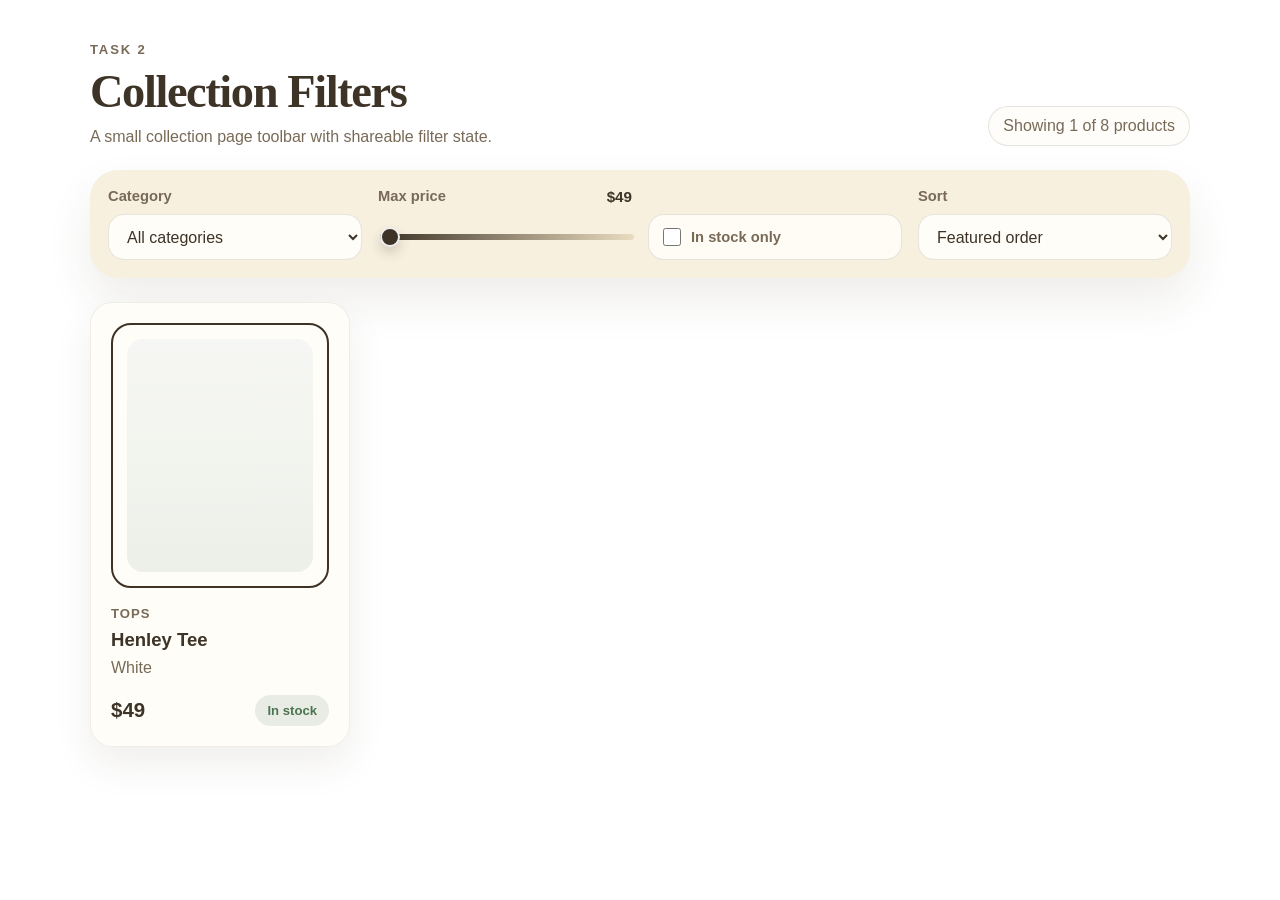
<file: task-2/index.html>
<!DOCTYPE html>
<html lang="en">
<head>
  <meta charset="UTF-8">
  <meta name="viewport" content="width=device-width, initial-scale=1.0">
  <title>Task 2</title>
  <link rel="stylesheet" href="./style.css">
</head>
<body>
  <main class="page">
    <section class="collection" aria-labelledby="collection-title">
      <header class="collection__header">
        <div>
          <p class="collection__eyebrow">Task 2</p>
          <h1 id="collection-title">Collection Filters</h1>
          <p class="collection__intro">A small collection page toolbar with shareable filter state.</p>
        </div>
        <p id="count" class="collection__count" aria-live="polite"></p>
      </header>

      <form class="toolbar" aria-label="Product filters">
        <label class="toolbar__field">
          <span>Category</span>
          <select id="category"></select>
        </label>

        <label class="toolbar__field toolbar__field--range">
          <span>Max price</span>
          <strong id="price-value" class="toolbar__value"></strong>
          <input id="max-price" type="range">
        </label>

        <label class="toolbar__toggle">
          <input id="stock" type="checkbox">
          <span>In stock only</span>
        </label>

        <label class="toolbar__field">
          <span>Sort</span>
          <select id="sort">
            <option value="default">Featured order</option>
            <option value="price-asc">Price: low to high</option>
            <option value="price-desc">Price: high to low</option>
            <option value="title-asc">Alphabetical</option>
          </select>
        </label>
      </form>

      <section>
        <h2 class="visually-hidden">Products</h2>
        <div id="grid" class="grid"></div>
      </section>
    </section>
  </main>

  <script src="./main.js"></script>
</body>
</html>
</file>
<file: task-2/style.css>
:root {
  --cream: #f7f0df;
  --paper: #fffdf8;
  --sand: #eadcc0;
  --ink: #3d3327;
  --muted: #786a57;
  --line: rgba(61, 51, 39, 0.12);
  --success: #4b7450;
  --danger: #9b634d;
  --shadow: 0 22px 46px rgba(68, 52, 31, 0.09);
  color-scheme: light;
}

* {
  box-sizing: border-box;
}

body {
  margin: 0;
  color: var(--ink);
  font-family: "Avenir Next", "Segoe UI", sans-serif;
}

.page {
  width: min(1100px, calc(100% - 32px));
  margin: 0 auto;
  padding: 42px 0 60px;
}

.collection {
  display: grid;
  gap: 24px;
}

.collection__header {
  display: flex;
  justify-content: space-between;
  align-items: end;
  gap: 18px;
}

.collection__eyebrow {
  margin: 0 0 8px;
  font-size: 0.82rem;
  font-weight: 700;
  color: var(--muted);
  letter-spacing: 0.14em;
  text-transform: uppercase;
}

.collection__header h1 {
  margin: 0;
  font-size: clamp(2rem, 4vw, 2.9rem);
  font-family: "Iowan Old Style", "Georgia", serif;
  letter-spacing: -0.03em;
}

.collection__intro {
  margin: 10px 0 0;
  color: var(--muted);
}

.collection__count {
  margin: 0;
  padding: 10px 14px;
  border-radius: 999px;
  background: rgba(255, 253, 248, 0.84);
  border: 1px solid var(--line);
  color: var(--muted);
  white-space: nowrap;
}

.toolbar {
  display: grid;
  grid-template-columns: repeat(4, minmax(0, 1fr));
  gap: 16px;
  padding: 18px;
  border-radius: 28px;
  background: var(--cream);
  box-shadow: var(--shadow);
}

.toolbar__field,
.toolbar__toggle {
  display: grid;
  gap: 10px;
}

.toolbar__field span,
.toolbar__toggle span {
  font-size: 0.92rem;
  font-weight: 700;
  color: var(--muted);
}

.toolbar__field select,
.toolbar__field input[type="range"] {
  width: 100%;
}

.toolbar__field select {
  min-height: 46px;
  padding: 0 14px;
  border: 1px solid var(--line);
  border-radius: 16px;
  background: var(--paper);
  color: var(--ink);
  font: inherit;
}

.toolbar__field--range {
  position: relative;
}

.toolbar__value {
  position: absolute;
  top: 0;
  right: 0;
  font-size: 0.95rem;
}

.toolbar__field input[type="range"] {
  appearance: none;
  height: 6px;
  border-radius: 999px;
  background: linear-gradient(90deg, var(--ink), var(--sand));
}

.toolbar__field input[type="range"]::-webkit-slider-thumb {
  appearance: none;
  width: 20px;
  height: 20px;
  border-radius: 50%;
  border: 2px solid rgba(255, 255, 255, 0.92);
  background: var(--ink);
  box-shadow: 0 6px 12px rgba(61, 51, 39, 0.2);
}

.toolbar__field input[type="range"]::-moz-range-thumb {
  width: 20px;
  height: 20px;
  border-radius: 50%;
  border: 2px solid rgba(255, 255, 255, 0.92);
  background: var(--ink);
  box-shadow: 0 6px 12px rgba(61, 51, 39, 0.2);
}

.toolbar__toggle {
  align-self: end;
  display: flex;
  align-items: center;
  gap: 10px;
  min-height: 46px;
  padding: 0 14px;
  border-radius: 16px;
  border: 1px solid var(--line);
  background: rgba(255, 253, 248, 0.88);
}

.toolbar__toggle input {
  width: 18px;
  height: 18px;
  margin: 0;
  accent-color: var(--ink);
}

.grid {
  display: flex;
  flex-wrap: wrap;
  gap: 18px;
  align-items: stretch;
}

.card {
  flex: 1 1 232px;
  display: flex;
  flex-direction: column;
  gap: 18px;
  max-width: 260px;
  min-height: 186px;
  padding: 20px;
  border-radius: 22px;
  background: rgba(255, 253, 248, 0.94);
  border: 1px solid rgba(61, 51, 39, 0.08);
  box-shadow: 0 18px 38px rgba(68, 52, 31, 0.08);
  transition: transform 160ms ease, box-shadow 160ms ease;
}

.card--in {
  --card-accent-bg: rgba(75, 116, 80, 0.12);
}

.card--out {
  --card-accent-bg: rgba(155, 99, 77, 0.12);
}

.card:hover {
  transform: translateY(-3px);
  box-shadow: 0 24px 44px rgba(68, 52, 31, 0.11);
}

.card__media {
  padding: 14px;
  border-radius: 20px;
  background: var(--paper);
  border: 2px solid var(--ink);
}

.card__placeholder {
  width: 100%;
  border-radius: 16px;
  aspect-ratio: 4 / 5;
  background:
    linear-gradient(180deg, rgba(255, 255, 255, 0.6), rgba(255, 255, 255, 0.18)),
    var(--card-accent-bg);
}

.card__body {
  display: grid;
  gap: 8px;
}

.card__eyebrow {
  margin: 0;
  color: var(--muted);
  font-size: 0.82rem;
  font-weight: 700;
  letter-spacing: 0.08em;
  text-transform: uppercase;
}

.card h3 {
  margin: 0;
  font-size: 1.16rem;
}

.card__meta {
  margin: 0;
  color: var(--muted);
}

.card__footer {
  display: flex;
  justify-content: space-between;
  align-items: center;
  gap: 12px;
  margin-top: auto;
}

.card__price {
  font-size: 1.28rem;
  font-weight: 800;
}

.stock {
  display: inline-flex;
  align-items: center;
  padding: 8px 12px;
  border-radius: 999px;
  font-size: 0.82rem;
  font-weight: 700;
}

.stock--in {
  background: rgba(75, 116, 80, 0.12);
  color: var(--success);
}

.stock--out {
  background: rgba(155, 99, 77, 0.12);
  color: var(--danger);
}

.empty {
  flex: 1 1 100%;
  padding: 30px;
  border-radius: 22px;
  background: rgba(255, 253, 248, 0.9);
  border: 1px dashed rgba(61, 51, 39, 0.16);
  color: var(--muted);
  text-align: center;
}

.visually-hidden {
  position: absolute;
  width: 1px;
  height: 1px;
  padding: 0;
  margin: -1px;
  overflow: hidden;
  clip: rect(0, 0, 0, 0);
  white-space: nowrap;
  border: 0;
}

:focus-visible {
  outline: 3px solid rgba(123, 102, 73, 0.35);
  outline-offset: 3px;
}

@media (max-width: 860px) {
  .toolbar {
    grid-template-columns: repeat(2, minmax(0, 1fr));
  }
}

@media (max-width: 620px) {
  .page {
    width: min(100% - 20px, 1100px);
    padding: 24px 0 40px;
  }

  .collection__header {
    flex-direction: column;
    align-items: start;
  }

  .toolbar {
    grid-template-columns: 1fr;
  }

  .card {
    max-width: none;
  }
}

@media (prefers-reduced-motion: reduce) {
  *,
  *::before,
  *::after {
    animation: none !important;
    transition: none !important;
  }
}
</file>
